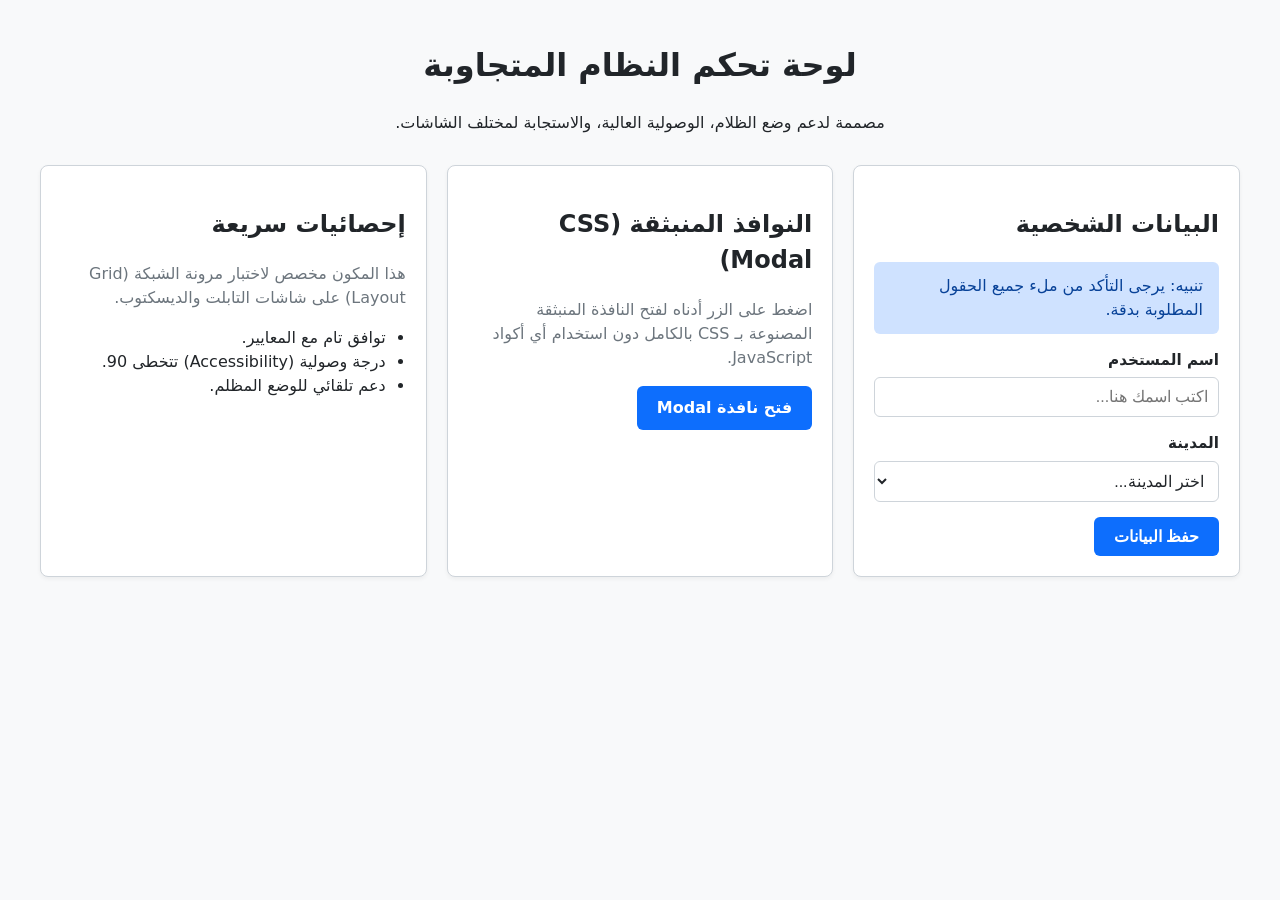
<file: Assignment 2/index.html>
<!DOCTYPE html>
<html lang="ar" dir="rtl">
<head>
    <meta charset="UTF-8">
    <meta name="viewport" content="width=device-width, initial-scale=1.0">
    <title>مشروع تطوير الواجهات - متطلبات الوصولية والمكونات</title>
    <style>
        :root {
            --bg-color: #f8f9fa;
            --card-bg: #ffffff;
            --text-color: #212529;
            --text-muted: #6c757d;
            --primary-color: #0d6efd;
            --primary-hover: #0b5ed7;
            --border-color: #ced4da;
            --alert-bg: #cfe2ff;
            --alert-text: #084298;
            --modal-overlay: rgba(0, 0, 0, 0.5);
        }

        @media (prefers-color-scheme: dark) {
            :root {
                --bg-color: #121212;
                --card-bg: #1e1e1e;
                --text-color: #f8f9fa;
                --text-muted: #adb5bd;
                --primary-color: #3d8bfd;
                --primary-hover: #6ea8fe;
                --border-color: #495057;
                --alert-bg: #031633;
                --alert-text: #6ea8fe;
                --modal-overlay: rgba(0, 0, 0, 0.75);
            }
        }

        body {
            font-family: system-ui, -apple-system, "Segoe UI", Roboto, sans-serif;
            background-color: var(--bg-color);
            color: var(--text-color);
            margin: 0;
            padding: 20px;
            line-height: 1.5;
        }

        header {
            text-align: center;
            margin-bottom: 30px;
        }

        
        .container {
            display: grid;
            grid-template-columns: 1fr;
            gap: 20px;
            max-width: 1200px;
            margin: 0 auto;
        }

        .card {
            background-color: var(--card-bg);
            border: 1px solid var(--border-color);
            border-radius: 8px;
            padding: 20px;
            box-shadow: 0 2px 4px rgba(0,0,0,0.05);
        }

        @media (min-width: 768px) {
            .container {
                grid-template-columns: repeat(2, 1fr);
            }
            .full-width-tablet {
                grid-column: span 2;
            }
        }

        @media (min-width: 1024px) {
            .container {
                grid-template-columns: repeat(3, 1fr);
            }
            .full-width-desktop {
                grid-column: span 3;
            }
        }

        
        .alert {
            background-color: var(--alert-bg);
            color: var(--alert-text);
            padding: 12px 16px;
            border-radius: 6px;
            margin-bottom: 15px;
            font-weight: 500;
        }

        /* عناصر النماذج (Form Elements) */
        .form-group {
            margin-bottom: 15px;
        }

        label {
            display: block;
            margin-bottom: 6px;
            font-weight: 600;
            font-size: 0.95rem;
        }

        input[type="text"],
        select {
            width: 100%;
            padding: 10px;
            border: 1px solid var(--border-color);
            border-radius: 6px;
            background-color: var(--card-bg);
            color: var(--text-color);
            box-sizing: border-box;
            font-size: 1rem;
        }

        input[type="text"]:focus,
        select:focus {
            outline: 2px solid var(--primary-color);
            border-color: transparent;
        }

        .btn {
            display: inline-block;
            background-color: var(--primary-color);
            color: #ffffff;
            padding: 10px 20px;
            border: none;
            border-radius: 6px;
            font-size: 1rem;
            font-weight: 600;
            cursor: pointer;
            text-decoration: none;
            text-align: center;
            transition: background-color 0.2s;
        }

        .btn:hover {
            background-color: var(--primary-hover);
        }

       
        .modal-overlay {
            position: fixed;
            top: 0;
            left: 0;
            width: 100%;
            height: 100%;
            background-color: var(--modal-overlay);
            display: flex;
            justify-content: center;
            align-items: center;
            opacity: 0;
            visibility: hidden;
            transition: opacity 0.3s, visibility 0.3s;
            z-index: 1000;
        }

        .modal-overlay:target {
            opacity: 1;
            visibility: visible;
        }

        .modal-box {
            background-color: var(--card-bg);
            padding: 25px;
            border-radius: 8px;
            width: 90%;
            max-width: 500px;
            box-shadow: 0 4px 12px rgba(0,0,0,0.15);
            position: relative;
        }

        .modal-close {
            position: absolute;
            top: 15px;
            left: 15px; /* عشان الـ RTL */
            text-decoration: none;
            color: var(--text-muted);
            font-size: 1.25rem;
            font-weight: bold;
        }

        .modal-close:hover {
            color: var(--text-color);
        }
    </style>
</head>
<body>

    <header>
        <h1>لوحة تحكم النظام المتجاوبة</h1>
        <p>مصممة لدعم وضع الظلام، الوصولية العالية، والاستجابة لمختلف الشاشات.</p>
    </header>

    <main class="container">
        
        <section class="card">
            <h2>البيانات الشخصية</h2>
            <div class="alert" role="alert">
                تنبيه: يرجى التأكد من ملء جميع الحقول المطلوبة بدقة.
            </div>
            
            <form>
                <div class="form-group">
                    <label for="username">اسم المستخدم</label>
                    <input type="text" id="username" name="username" placeholder="اكتب اسمك هنا..." required>
                </div>

                <div class="form-group">
                    <label for="city">المدينة</label>
                    <select id="city" name="city">
                        <option value="">اختر المدينة...</option>
                        <option value="cairo">القاهرة</option>
                        <option value="giza">الجيزة</option>
                        <option value="alex">الإسكندرية</option>
                    </select>
                </div>

                <button type="submit" class="btn">حفظ البيانات</button>
            </form>
        </section>

        <section class="card">
            <h2>النوافذ المنبثقة (CSS Modal)</h2>
            <p style="color: var(--text-muted);">اضغط على الزر أدناه لفتح النافذة المنبثقة المصنوعة بـ CSS بالكامل دون استخدام أي أكواد JavaScript.</p>
            <a href="#demo-modal" class="btn">فتح نافذة Modal</a>
        </section>

        <section class="card">
            <h2>إحصائيات سريعة</h2>
            <p style="color: var(--text-muted);">هذا المكون مخصص لاختبار مرونة الشبكة (Grid Layout) على شاشات التابلت والديسكتوب.</p>
            <ul style="padding-right: 20px; color: var(--text-color);">
                <li>توافق تام مع المعايير.</li>
                <li>درجة وصولية (Accessibility) تتخطى 90.</li>
                <li>دعم تلقائي للوضع المظلم.</li>
            </ul>
        </section>

    </main>

    <div id="demo-modal" class="modal-overlay">
        <div class="modal-box" role="dialog" aria-labelledby="modal-title" aria-modal="true">
            <a href="#" class="modal-close" aria-label="إغلاق النافذة">&times;</a>
            <h3 id="modal-title">نافذة منبثقة تفاعلية</h3>
            <p>تم تصميم هذه النافذة باستخدام تقنية CSS النحتية البحتة اعتماداً على الـ Pseudo-class الخاصة بـ <code>:target</code>، ودون الحاجة لأي مكتبات أو JavaScript.</p>
            <br>
            <a href="#" class="btn">إغلاق</a>
        </div>
    </div>

</body>
</html>
</file>
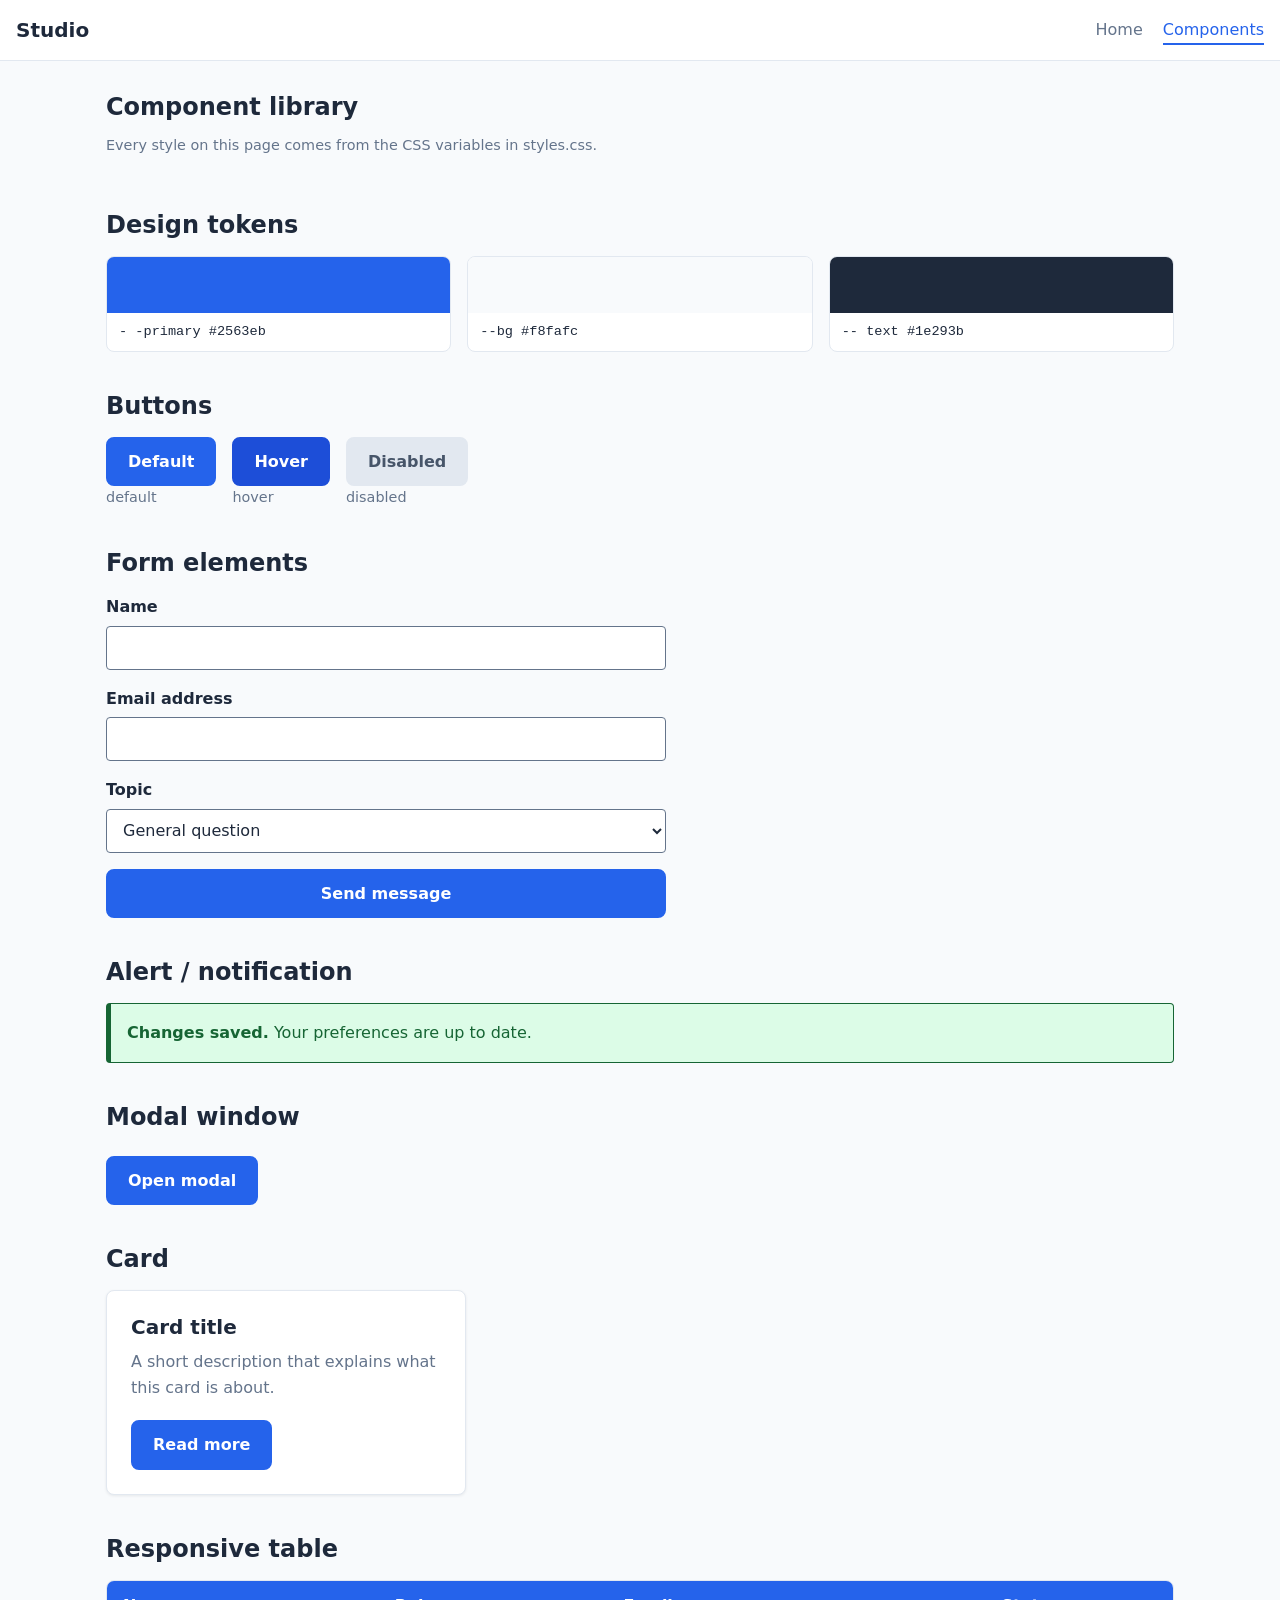
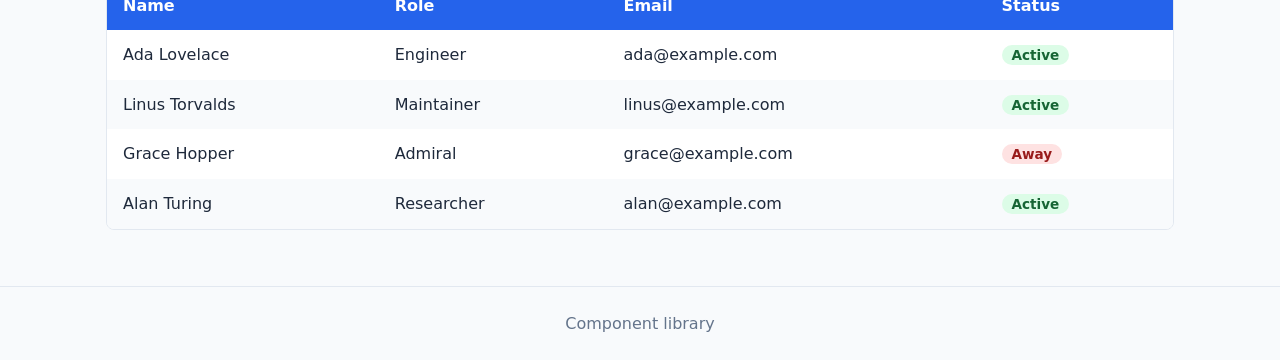
<file: Assignment 2/components.html>
<!doctype html>
<html lang="en">
<head>
<meta charset="UTF-8" />
<meta name="viewport" content="width=device-width, initial-scale=1" />
<title>Studio - Component library</title>

<link rel="stylesheet" href="styles.css" />
</head>
<body>
<header class="site-header">
    <a class="logo" href="index.html">Studio</a>
    <nav aria-label="Main navigation">
    <ul>
        <li><a href="index.html">Home</a></li>
        <li>
        <a class="active" href="components.html" aria-current="page"
            >Components</a
        >
        </li>
    </ul>
    </nav>
</header>
<main class="container">
    <section class="section">
    <h1>Component library</h1>
    <p class="label">
        Every style on this page comes from the CSS variables in styles.css.
    </p>
    </section>
    <!-- Design tokens -->
    <section class="section" ">
    <h2 id="tokens-heading">Design tokens</h2>
    <div class="swatches">
        <div class="swatch">
        <i style="background: var(--primary)"></i
        ><code>- -primary #2563eb</code>
        </div>
        <div class="swatch">
        <i style="background: var(--bg)"></i><code>--bg #f8fafc</code>
        </div>

        <div class="swatch">
        <i style="background: var(--text)"></i><code>-- text #1e293b</code>
        </div>
    </div>
    </section>
    <!-- Buttons in three states -->
    <section class="section" ">
    <h2 id="buttons-heading">Buttons</h2>
    <div class="row">
        <div>
        <button class="btn" ">Default</button>
        <div class="label">default</div>
        </div>
        <div>
        <button class="btn is-hover" ">Hover</button>
        <div class="label">hover</div>
        </div>
        <div>
        <button class="btn"" disabled>Disabled</button>
        <div class="label">disabled</div>
        </div>
    </div>
    </section>
    <section class="section" ">
    <h2 id="form-heading">Form elements</h2>
    <form class="form-demo" action="#" method="get">
        <div class="form-field">
        <label for="name">Name</label>
        <input id="name" name="name" autocomplete="name" required />
        </div>
        <div class="form-field">
        <label for="email">Email address</label>
        <input
            id="email"
            name="email"
            type="email"
            autocomplete="email"
            required
        />
        </div>
        <div class="form-field">
        <label for="topic">Topic</label>
        <select id="topic" name="topic">
            <option value="general">General question</option>
            <option value="feedback">Feedback</option>
            <option value="support">Technical support</option>
        </select>
        </div>
        <button class="btn" ">Send message</button>
    </form>
    </section>
    <section class="section" ">
    <h2 id="alert-heading">Alert / notification</h2>
    <div class="alert" " ">
        <strong>Changes saved.</strong> Your preferences are up to date.
    </div>
    </section>
    <section class="section"">
    <h2 id="modal-heading">Modal window</h2>
    <a class="btn modal-trigger" id="modal-demo-trigger" "
        >Open modal</a
    >
    <div class="modal-window" id="demo-modal">
        <section
        class="modal-content"
        
        >
        <h3 id="dialog-title">Example modal</h3>
        <p id="dialog-description">
            This window opens and closes with CSS fragment navigation.
        </p>
        <a class="btn" href="#modal-demo-trigger">Close</a>
        </section>
    </div>
    </section>
    <!-- One card component -->
    <section class="section">
    <h2>Card</h2>
    <article class="card" style="max-width: 360px">
        <h3>Card title</h3>
        <p>A short description that explains what this card is about.</p>
        <a class="btn" href="index.html#about">Read more</a>
    </article>
    </section>
    <!-- One responsive table -->
    <section class="section">
    <h2>Responsive table</h2>
    <div class="table-wrap">
        <table>
        <caption class="visually-hidden">
            Team members and their current status
        </caption>
        <thead>
            <tr>
            <th scope="col">Name</th>
            <th scope="col">Role</th>
            <th scope="col">Email</th>
            <th scope="col">Status</th>
            </tr>
        </thead>
        <tbody>
            <tr>
            <td>Ada Lovelace</td>
            <td>Engineer</td>

            <td>ada@example.com</td>
            <td><span class="badge">Active</span></td>
            </tr>

            <tr>
            <td>Linus Torvalds</td>
            <td>Maintainer</td>

            <td>linus@example.com</td>
            <td><span class="badge">Active</span></td>
            </tr>

            <tr>
            <td>Grace Hopper</td>
            <td>Admiral</td>

            <td>grace@example.com</td>
            <td><span class="badge off">Away</span></td>
            </tr>

            <tr>
            <td>Alan Turing</td>
            <td>Researcher</td>

            <td>alan@example.com</td>
            <td><span class="badge">Active</span></td>
            </tr>
        </tbody>
        </table>
    </div>
    </section>    
</main>
<footer class="site-footer" style="margin-top: 48px">
    <div class="container">Component library</div>
</footer>
</body>
</html>
</file>
<file: Assignment 2/styles.css>
:root {
--primary: #2563eb;
--bg: #f8fafc;
--text: #1e293b;
--radius: 8px;
/* extra variables we will also use */
--primary-dark: #1d4ed8;
--surface: #ffffff;
--border: #e2e8f0;
--muted: #64748b;
--space: 16px;
--focus: #1d4ed8;
--success-bg: #dcfce7;
--success-text: #166534;
--error-bg: #fee2e2;
--error-text: #991b1b;
--table-hover: #e0e9fd;
}
* {
box-sizing: border-box;
}
body {
margin: 0;
font-family:
system-ui,
-apple-system,
"Segoe UI",
sans-serif;
background: var(--bg);
color: var(--text);
line-height: 1.6;
}
h1,
h2,
h3 {
line-height: 1.2;
margin: 0 0 0.5em;
}
p {
margin: 0 0 1em;
}
a {
color: var(--primary);
}
.container {
max-width: 1100px;
margin: 0 auto;
padding: 0 var(--space);
}
.site-header {
display: flex;
justify-content: space-between; /* logo left, links right */
align-items: center; /* vertically centered */
flex-wrap: wrap; /* wrap if the screen is too narrow */
gap: var(--space);
padding: 14px var(--space);
background: var(--surface);
border-bottom: 1px solid var(--border);
}

.logo {
font-weight: 700;
font-size: 1.25rem;
color: var(--text);
text-decoration: none;
}

.site-header ul {
display: flex;
gap: 20px;
list-style: none;
margin: 0;
padding: 0;
}
.site-header a:not(.logo) {
text-decoration: none;
color: var(--muted);
padding: 4px 0;
}
.site-header a:not(.logo):hover,
.site-header a.active {
color: var(--primary);
border-bottom: 2px solid var(--primary);
}
.hero {
padding: 64px 0 40px;
}
.hero p {
max-width: 55ch;
color: var(--muted);
font-size: 1.125rem;
}
.hero .actions {
display: flex;
gap: 12px;
flex-wrap: wrap;
margin-top: 24px;
}
.btn {
display: inline-block;
padding: 10px 20px;
font: inherit;
font-weight: 600;
color: #fff;
background: var(--primary);
border: 2px solid var(--primary);
border-radius: var(--radius);
text-decoration: none;
cursor: pointer;
transition:
background 0.15s,
border-color 0.15s;
}
.btn:hover:not(:disabled),
.btn.is-hover {
background: var(--primary-dark);
border-color: var(--primary-dark);
}
.btn:focus-visible {
outline: 3px solid var(--focus);
outline-offset: 2px;
}
.btn:disabled {
background: #e2e8f0;
border-color: #e2e8f0;
color: #475569;
cursor: not-allowed;
}
.btn-outline {
background: transparent;
color: var(--primary);
}
.btn-outline:hover:not(:disabled) {
background: var(--primary);
color: #fff;
}
.card {
background: var(--surface);
border: 1px solid var(--border);
border-radius: var(--radius);
padding: 24px;
box-shadow: 0 1px 3px rgba(15, 23, 42, 0.08);
}
.card h3 {
font-size: 1.25rem;
}
.card p {
color: var(--muted);
}
.card .btn {
margin-top: 4px;
}
.grid {
display: grid;
grid-template-columns: 1fr;
gap: 24px;
padding-bottom: 48px;
}
.grid .wide {
grid-column: 1 / -1;
}
.site-footer {
border-top: 1px solid var(--border);
padding: 24px 0;
color: var(--muted);
text-align: center;
}
@media (min-width: 701px) and (max-width: 1023px) {
.grid {
grid-template-columns: repeat(2, minmax(0, 1fr));
}
}
@media (min-width: 1024px) {
.grid {
grid-template-columns: repeat(3, minmax(0, 1fr));
}
}
.table-wrap {
overflow-x: auto; /* scrolls sideways on small screens */
border: 1px solid var(--border);
border-radius: var(--radius);
background: var(--surface);
}
table {
width: 100%;
min-width: 520px;
border-collapse: collapse;
}
th,
td {
padding: 12px 16px;
text-align: left;
}
th {
background: var(--primary);
color: #fff;
white-space: nowrap;
}
tbody tr:nth-child(even) {
background: var(--bg);
} /* zebra rows */
tbody tr:hover {
background: var(--table-hover);
}

.badge {
padding: 2px 10px;
border-radius: 999px;
font-size: 0.85rem;
font-weight: 600;
background: var(--success-bg);
color: var(--success-text);
}

.badge.off {
background: var(--error-bg);
color: var(--error-text);
}
/* ---------- Components page helpers ---------- */
.section {
padding: 32px 0 8px;
}
.section > h2 {
margin-bottom: 16px;
}
.row {
display: flex;
flex-wrap: wrap;
gap: 16px;
align-items: center;
}
.label {
color: var(--muted);
font-size: 0.9rem;
}
.swatches {
display: grid;
grid-template-columns: repeat(auto-fit, minmax(140px, 1fr));
gap: 16px;
}
.swatch {
border: 1px solid var(--border);
border-radius: var(--radius);
overflow: hidden;
background: var(--surface);
}
.swatch i {
display: block;
height: 56px;
}
.swatch code {
display: block;
padding: 8px 12px;
font-size: 0.85rem;
}
.form-demo {
display: grid;
gap: 16px;
max-width: 560px;
}
.form-field {
display: grid;
gap: 6px;
}
.form-field label {
font-weight: 600;
}
.form-field input,
.form-field select {
width: 100%;
min-height: 44px;
padding: 8px 12px;
border: 1px solid var(--muted);
border-radius: 4px;
background: var(--surface);
color: var(--text);
font: inherit;
}
.form-field input:focus-visible,
.form-field select:focus-visible,
a:focus-visible {
outline: 3px solid var(--focus);
outline-offset: 2px;
}
.alert {
padding: 16px;
border: 1px solid var(--success-text);
border-left-width: 5px;
border-radius: 4px;
background: var(--success-bg);
color: var(--success-text);
}
.modal-trigger {
display: inline-block;
margin-top: 8px;
}
.modal-window {
display: none;
}
.modal-window:target {
position: fixed;
z-index: 10;
inset: 0;
display: grid;
place-items: center;
padding: 24px;
background: rgb(15 23 42 / 70%);
}
.modal-content {
width: min(100%, 480px);
padding: 24px;
border: 1px solid var(--border);
border-radius: var(--radius);
background: var(--surface);
color: var(--text);
box-shadow: 0 12px 36px rgb(0 0 0 / 24%);
}
.modal-content h3 {
margin-top: 0;
}
.visually-hidden {
position: absolute;
width: 1px;
height: 1px;
padding: 0;
margin: -1px;
overflow: hidden;
clip: rect(0, 0, 0, 0);
white-space: nowrap;
border: 0;
}
@media (prefers-color-scheme: dark) {
:root {
color-scheme: dark;
--primary: #1d4ed8;
--primary-dark: #1e40af;
--bg: #111827;
--surface: #1f2937;
--text: #f1f5f9;
--border: #475569;
--muted: #cbd5e1;
--focus: #93c5fd;
--success-bg: #14532d;
--success-text: #dcfce7;
--error-bg: #7f1d1d;
--error-text: #fee2e2;
--table-hover: #334155;
}
.btn:disabled {
background: #475569;
border-color: #475569;
color: #f1f5f9;
}
}
</file>
